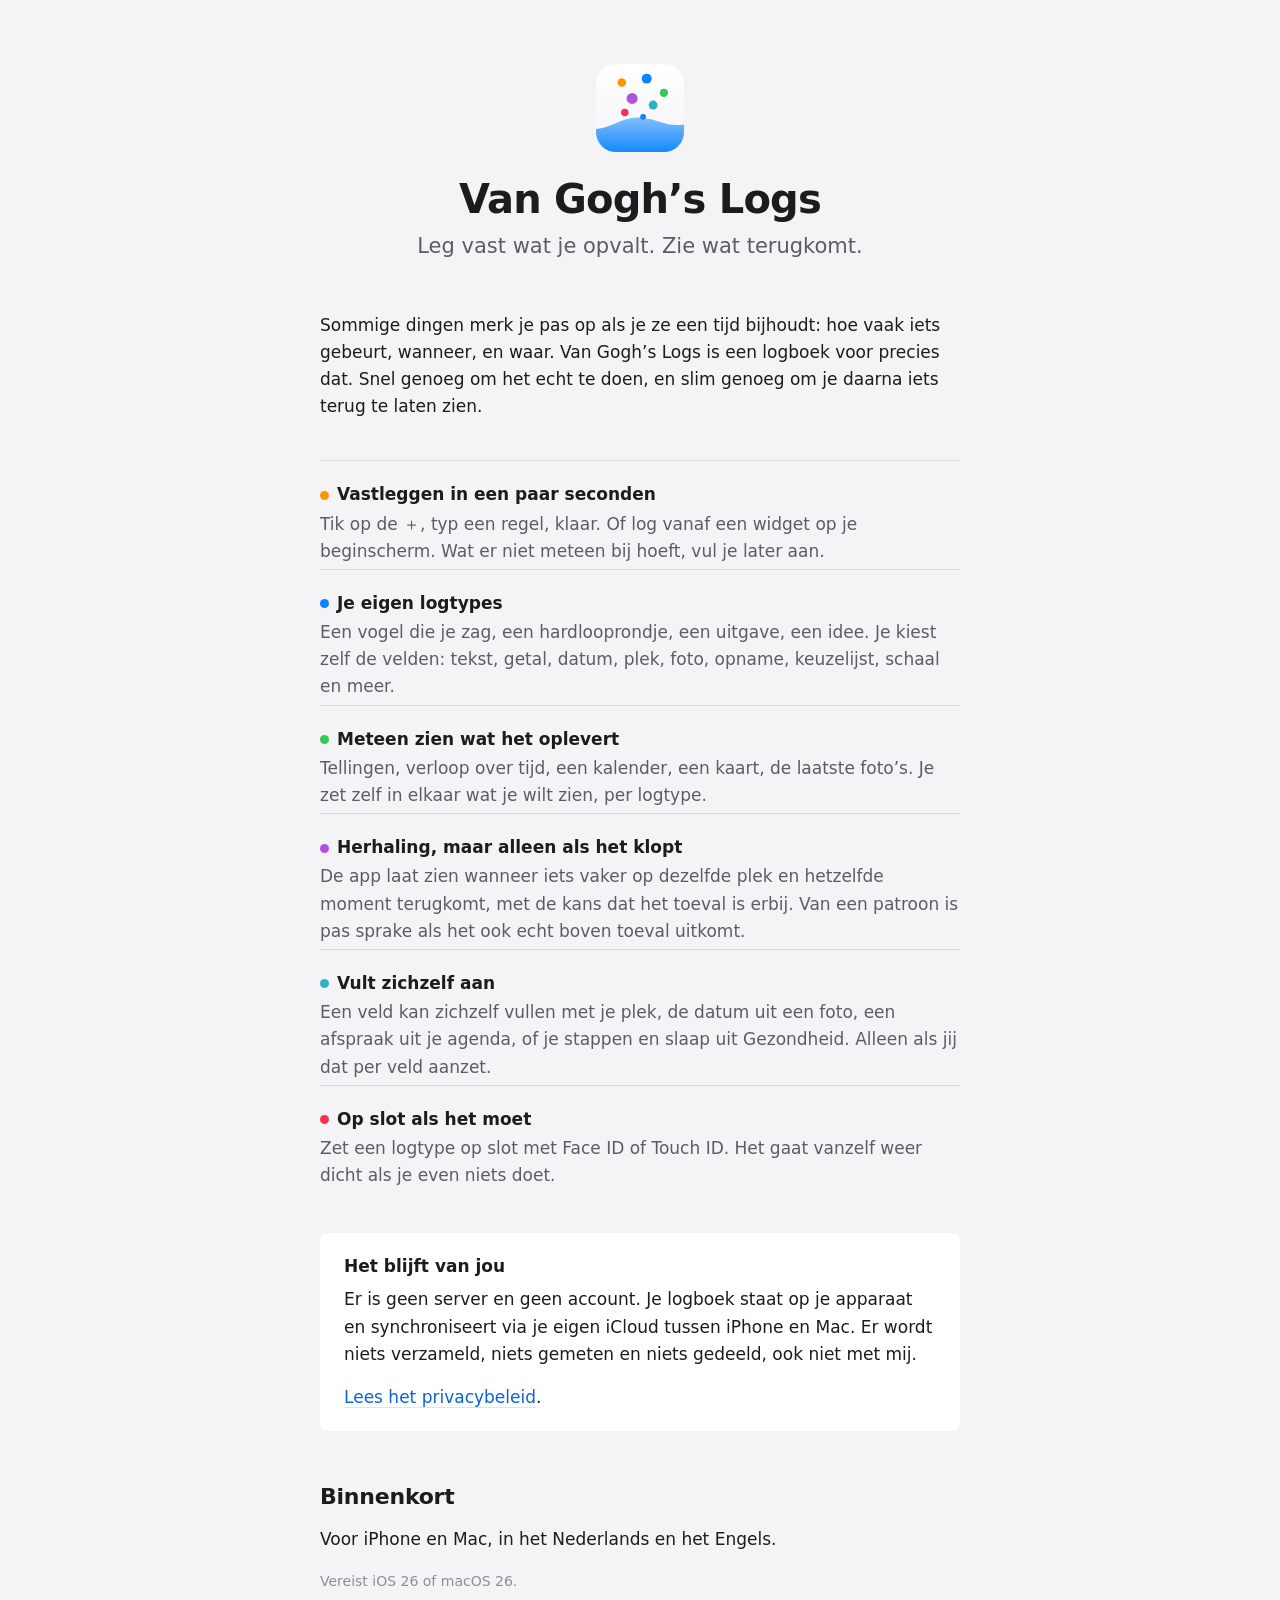
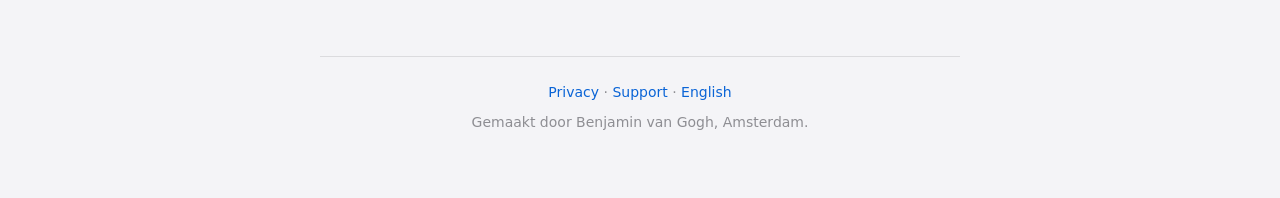
<file: index.html>
<!DOCTYPE html>
<html lang="nl">
<head>
<meta charset="utf-8">
<meta name="viewport" content="width=device-width, initial-scale=1">
<title>Van Gogh's Logs — leg vast wat je opvalt</title>
<meta name="description" content="Van Gogh's Logs is een logboek voor alles wat je wilt bijhouden: snel vastleggen, zelf inrichten en meteen zien wat het oplevert. Alles blijft op je apparaat en in je eigen iCloud.">
<link rel="icon" href="icoon.svg" type="image/svg+xml">
<link rel="apple-touch-icon" href="icoon.svg">
<link rel="stylesheet" href="stijl.css?v=2">
</head>
<body>
<main>

<header>
  <div class="mark"><picture>
    <source srcset="icoon-donker.svg" media="(prefers-color-scheme: dark)">
    <img src="icoon.svg" alt="">
  </picture></div>
  <h1>Van Gogh’s Logs</h1>
  <p class="lead">Leg vast wat je opvalt. Zie wat terugkomt.</p>
</header>

<p style="margin-top:40px">Sommige dingen merk je pas op als je ze een tijd bijhoudt: hoe vaak
iets gebeurt, wanneer, en waar. Van Gogh’s Logs is een logboek voor precies dat. Snel genoeg
om het echt te doen, en slim genoeg om je daarna iets terug te laten zien.</p>

<ul class="points">
  <li>
    <strong><span class="dots"><i style="background:#ff9500"></i></span>Vastleggen in een paar seconden</strong>
    <span>Tik op de ＋, typ een regel, klaar. Of log vanaf een widget op je beginscherm. Wat er niet meteen bij hoeft, vul je later aan.</span>
  </li>
  <li>
    <strong><span class="dots"><i style="background:#0a84ff"></i></span>Je eigen logtypes</strong>
    <span>Een vogel die je zag, een hardlooprondje, een uitgave, een idee. Je kiest zelf de velden: tekst, getal, datum, plek, foto, opname, keuzelijst, schaal en meer.</span>
  </li>
  <li>
    <strong><span class="dots"><i style="background:#34c759"></i></span>Meteen zien wat het oplevert</strong>
    <span>Tellingen, verloop over tijd, een kalender, een kaart, de laatste foto’s. Je zet zelf in elkaar wat je wilt zien, per logtype.</span>
  </li>
  <li>
    <strong><span class="dots"><i style="background:#af52de"></i></span>Herhaling, maar alleen als het klopt</strong>
    <span>De app laat zien wanneer iets vaker op dezelfde plek en hetzelfde moment terugkomt, met de kans dat het toeval is erbij. Van een patroon is pas sprake als het ook echt boven toeval uitkomt.</span>
  </li>
  <li>
    <strong><span class="dots"><i style="background:#30b0c7"></i></span>Vult zichzelf aan</strong>
    <span>Een veld kan zichzelf vullen met je plek, de datum uit een foto, een afspraak uit je agenda, of je stappen en slaap uit Gezondheid. Alleen als jij dat per veld aanzet.</span>
  </li>
  <li>
    <strong><span class="dots"><i style="background:#ff2d55"></i></span>Op slot als het moet</strong>
    <span>Zet een logtype op slot met Face ID of Touch ID. Het gaat vanzelf weer dicht als je even niets doet.</span>
  </li>
</ul>

<div class="note">
  <h3 style="margin-top:0">Het blijft van jou</h3>
  <p>Er is geen server en geen account. Je logboek staat op je apparaat en
  synchroniseert via je eigen iCloud tussen iPhone en Mac. Er wordt niets verzameld,
  niets gemeten en niets gedeeld, ook niet met mij.</p>
  <p><a href="privacy.html">Lees het privacybeleid</a>.</p>
</div>

<h2>Binnenkort</h2>
<p>Voor iPhone en Mac, in het Nederlands en het Engels.</p>
<p class="meta">Vereist iOS 26 of macOS 26.</p>

<footer>
  <a href="privacy.html">Privacy</a> · <a href="support.html">Support</a> · <a href="index-en.html">English</a>
<p class="maker">Gemaakt door Benjamin van Gogh, Amsterdam.</p>
</footer>

</main>
</body>
</html>
</file>
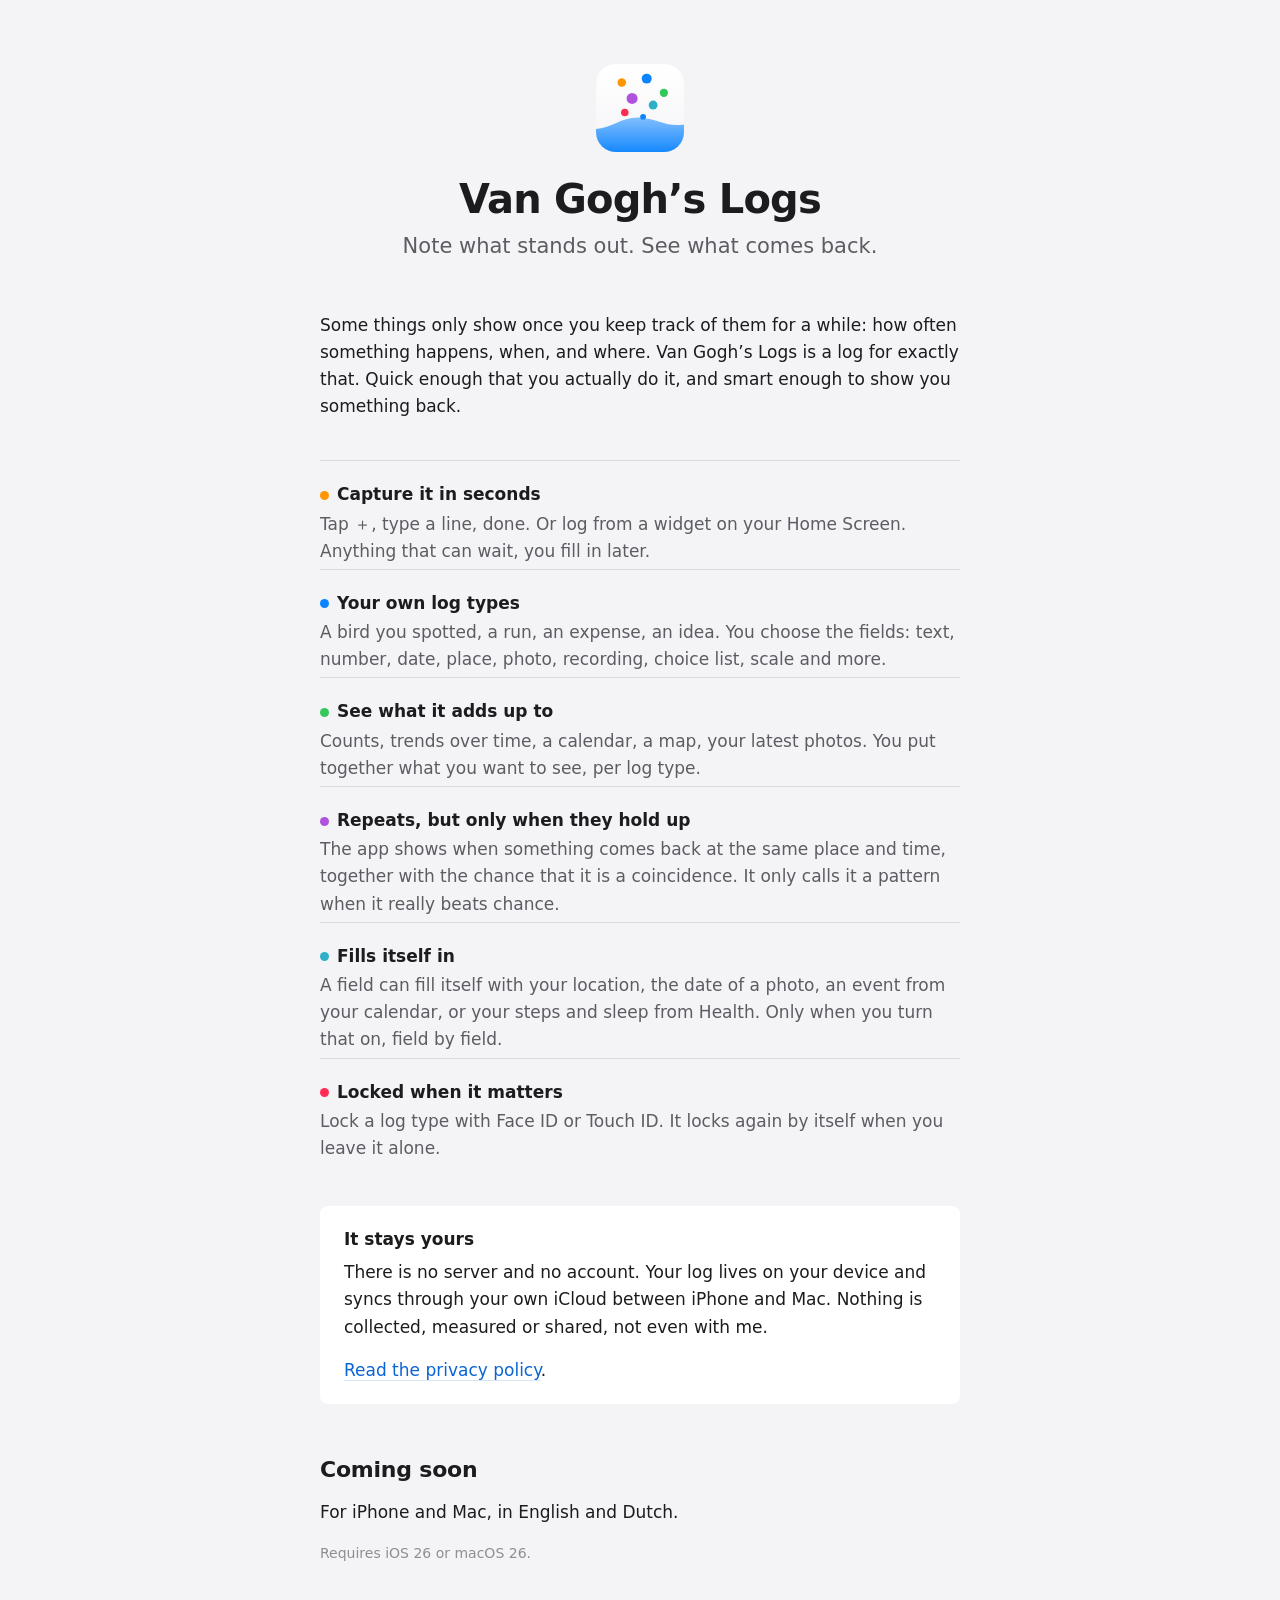
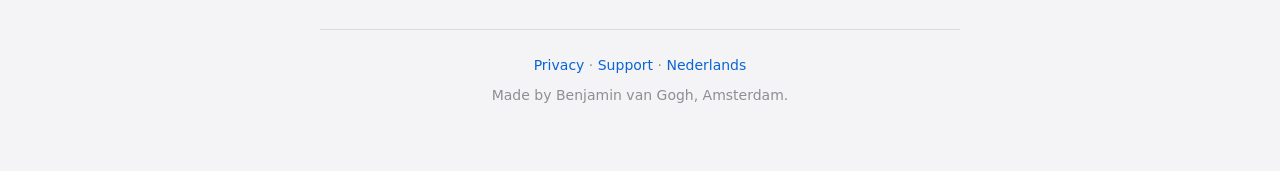
<file: index-en.html>
<!DOCTYPE html>
<html lang="en">
<head>
<meta charset="utf-8">
<meta name="viewport" content="width=device-width, initial-scale=1">
<title>Van Gogh's Logs — note what stands out</title>
<meta name="description" content="Van Gogh's Logs is a log for anything you want to keep track of: quick to capture, yours to set up, and it shows you what it adds up to. Everything stays on your device and in your own iCloud.">
<link rel="icon" href="icoon.svg" type="image/svg+xml">
<link rel="apple-touch-icon" href="icoon.svg">
<link rel="stylesheet" href="stijl.css?v=2">
</head>
<body>
<main>

<header>
  <div class="mark"><picture>
    <source srcset="icoon-donker.svg" media="(prefers-color-scheme: dark)">
    <img src="icoon.svg" alt="">
  </picture></div>
  <h1>Van Gogh’s Logs</h1>
  <p class="lead">Note what stands out. See what comes back.</p>
</header>

<p style="margin-top:40px">Some things only show once you keep track of them for a while: how
often something happens, when, and where. Van Gogh’s Logs is a log for exactly that. Quick
enough that you actually do it, and smart enough to show you something back.</p>

<ul class="points">
  <li>
    <strong><span class="dots"><i style="background:#ff9500"></i></span>Capture it in seconds</strong>
    <span>Tap ＋, type a line, done. Or log from a widget on your Home Screen. Anything that can wait, you fill in later.</span>
  </li>
  <li>
    <strong><span class="dots"><i style="background:#0a84ff"></i></span>Your own log types</strong>
    <span>A bird you spotted, a run, an expense, an idea. You choose the fields: text, number, date, place, photo, recording, choice list, scale and more.</span>
  </li>
  <li>
    <strong><span class="dots"><i style="background:#34c759"></i></span>See what it adds up to</strong>
    <span>Counts, trends over time, a calendar, a map, your latest photos. You put together what you want to see, per log type.</span>
  </li>
  <li>
    <strong><span class="dots"><i style="background:#af52de"></i></span>Repeats, but only when they hold up</strong>
    <span>The app shows when something comes back at the same place and time, together with the chance that it is a coincidence. It only calls it a pattern when it really beats chance.</span>
  </li>
  <li>
    <strong><span class="dots"><i style="background:#30b0c7"></i></span>Fills itself in</strong>
    <span>A field can fill itself with your location, the date of a photo, an event from your calendar, or your steps and sleep from Health. Only when you turn that on, field by field.</span>
  </li>
  <li>
    <strong><span class="dots"><i style="background:#ff2d55"></i></span>Locked when it matters</strong>
    <span>Lock a log type with Face ID or Touch ID. It locks again by itself when you leave it alone.</span>
  </li>
</ul>

<div class="note">
  <h3 style="margin-top:0">It stays yours</h3>
  <p>There is no server and no account. Your log lives on your device and syncs
  through your own iCloud between iPhone and Mac. Nothing is collected, measured
  or shared, not even with me.</p>
  <p><a href="privacy-en.html">Read the privacy policy</a>.</p>
</div>

<h2>Coming soon</h2>
<p>For iPhone and Mac, in English and Dutch.</p>
<p class="meta">Requires iOS 26 or macOS 26.</p>

<footer>
  <a href="privacy-en.html">Privacy</a> · <a href="support-en.html">Support</a> · <a href="index.html">Nederlands</a>
<p class="maker">Made by Benjamin van Gogh, Amsterdam.</p>
</footer>

</main>
</body>
</html>
</file>
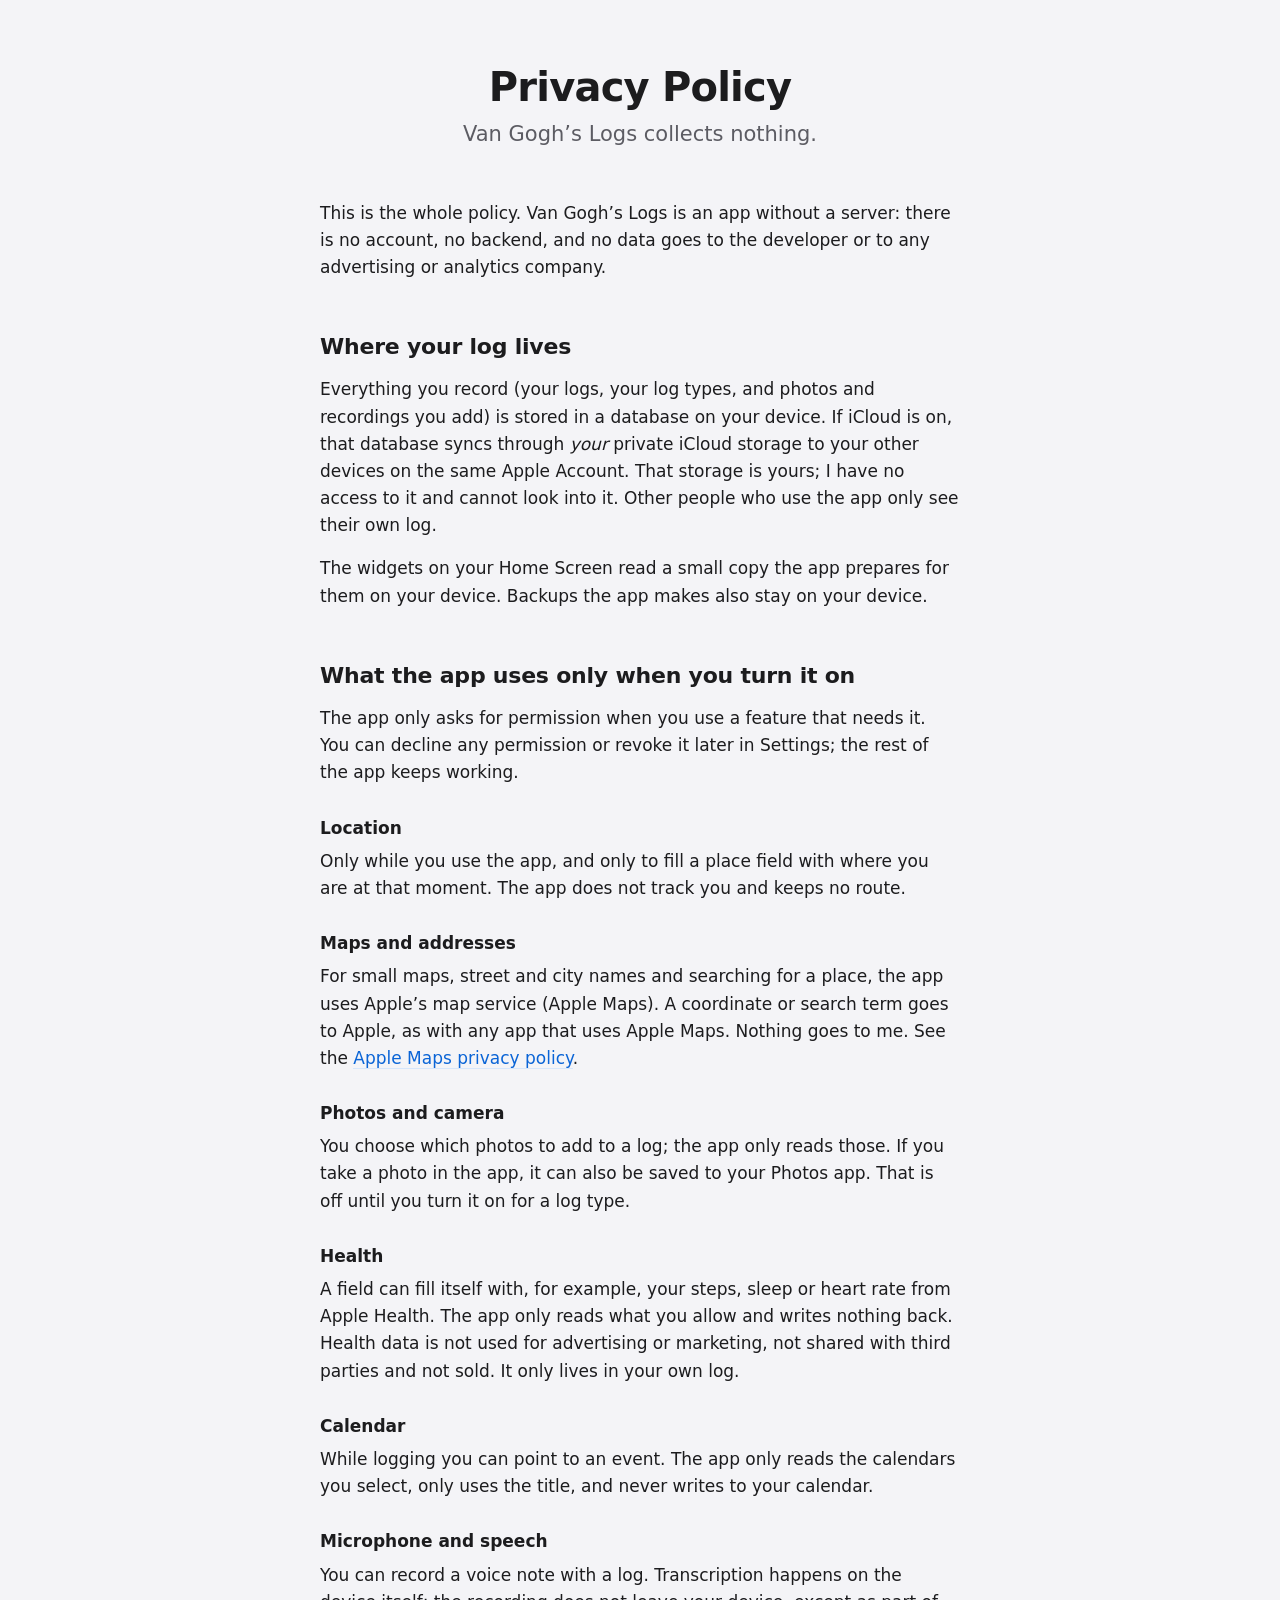
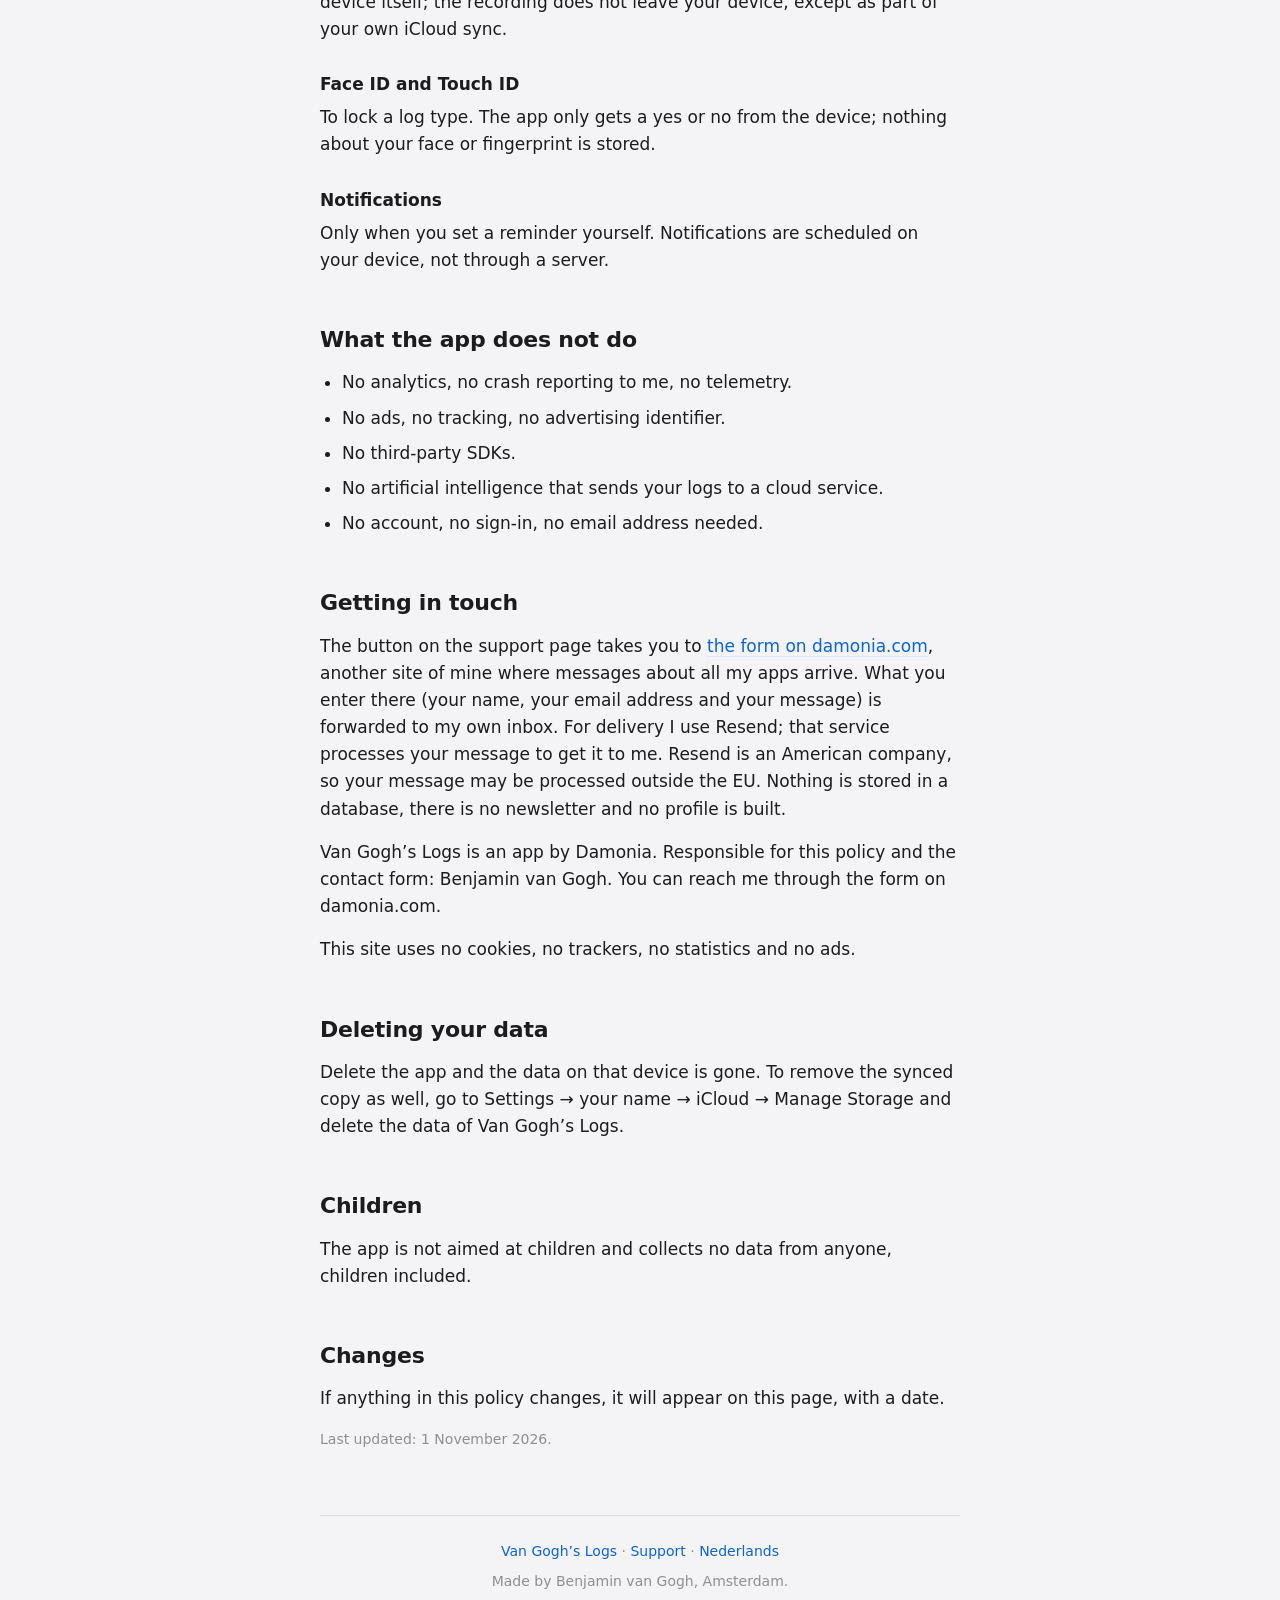
<file: privacy-en.html>
<!DOCTYPE html>
<html lang="en">
<head>
<meta charset="utf-8">
<meta name="viewport" content="width=device-width, initial-scale=1">
<title>Privacy — Van Gogh's Logs</title>
<link rel="icon" href="icoon.svg" type="image/svg+xml">
<link rel="apple-touch-icon" href="icoon.svg">
<link rel="stylesheet" href="stijl.css?v=2">
</head>
<body>
<main>

<header>
  <h1>Privacy Policy</h1>
  <p class="lead">Van Gogh’s Logs collects nothing.</p>
</header>

<p style="margin-top:40px">This is the whole policy. Van Gogh’s Logs is an app without a
server: there is no account, no backend, and no data goes to the developer or to any
advertising or analytics company.</p>

<h2>Where your log lives</h2>
<p>Everything you record (your logs, your log types, and photos and recordings you add) is
stored in a database on your device. If iCloud is on, that database syncs through
<em>your</em> private iCloud storage to your other devices on the same Apple Account. That
storage is yours; I have no access to it and cannot look into it. Other people who use the
app only see their own log.</p>
<p>The widgets on your Home Screen read a small copy the app prepares for them on your
device. Backups the app makes also stay on your device.</p>

<h2>What the app uses only when you turn it on</h2>
<p>The app only asks for permission when you use a feature that needs it. You can decline
any permission or revoke it later in Settings; the rest of the app keeps working.</p>

<h3>Location</h3>
<p>Only while you use the app, and only to fill a place field with where you are at that
moment. The app does not track you and keeps no route.</p>

<h3>Maps and addresses</h3>
<p>For small maps, street and city names and searching for a place, the app uses Apple’s
map service (Apple Maps). A coordinate or search term goes to Apple, as with any app that
uses Apple Maps. Nothing goes to me. See the
<a href="https://www.apple.com/legal/privacy/data/en/apple-maps/">Apple Maps privacy policy</a>.</p>

<h3>Photos and camera</h3>
<p>You choose which photos to add to a log; the app only reads those. If you take a photo
in the app, it can also be saved to your Photos app. That is off until you turn it on for a
log type.</p>

<h3>Health</h3>
<p>A field can fill itself with, for example, your steps, sleep or heart rate from Apple
Health. The app only reads what you allow and writes nothing back. Health data is not used
for advertising or marketing, not shared with third parties and not sold. It only lives in
your own log.</p>

<h3>Calendar</h3>
<p>While logging you can point to an event. The app only reads the calendars you select,
only uses the title, and never writes to your calendar.</p>

<h3>Microphone and speech</h3>
<p>You can record a voice note with a log. Transcription happens on the device itself; the
recording does not leave your device, except as part of your own iCloud sync.</p>

<h3>Face ID and Touch ID</h3>
<p>To lock a log type. The app only gets a yes or no from the device; nothing about your
face or fingerprint is stored.</p>

<h3>Notifications</h3>
<p>Only when you set a reminder yourself. Notifications are scheduled on your device, not
through a server.</p>

<h2>What the app does not do</h2>
<ul>
  <li>No analytics, no crash reporting to me, no telemetry.</li>
  <li>No ads, no tracking, no advertising identifier.</li>
  <li>No third-party SDKs.</li>
  <li>No artificial intelligence that sends your logs to a cloud service.</li>
  <li>No account, no sign-in, no email address needed.</li>
</ul>

<h2>Getting in touch</h2>
<p>The button on the support page takes you to
<a href="https://www.damonia.com/contact.html">the form on damonia.com</a>, another site of
mine where messages about all my apps arrive. What you enter there (your name, your email
address and your message) is forwarded to my own inbox. For delivery I use Resend; that
service processes your message to get it to me. Resend is an American company, so your
message may be processed outside the EU. Nothing is stored in a database, there is
no newsletter and no profile is built.</p>
<p>Van Gogh’s Logs is an app by Damonia. Responsible for this policy and the contact form:
Benjamin van Gogh. You can reach me through the form on damonia.com.</p>
<p>This site uses no cookies, no trackers, no statistics and no ads.</p>

<h2>Deleting your data</h2>
<p>Delete the app and the data on that device is gone. To remove the synced copy as well,
go to Settings → your name → iCloud → Manage Storage and delete the data of
Van Gogh’s Logs.</p>

<h2>Children</h2>
<p>The app is not aimed at children and collects no data from anyone, children
included.</p>

<h2>Changes</h2>
<p>If anything in this policy changes, it will appear on this page, with a date.</p>

<p class="meta">Last updated: 1 November 2026.</p>

<footer>
  <a href="index-en.html">Van Gogh’s Logs</a> · <a href="support-en.html">Support</a> · <a href="privacy.html">Nederlands</a>
<p class="maker">Made by Benjamin van Gogh, Amsterdam.</p>
</footer>

</main>
</body>
</html>
</file>
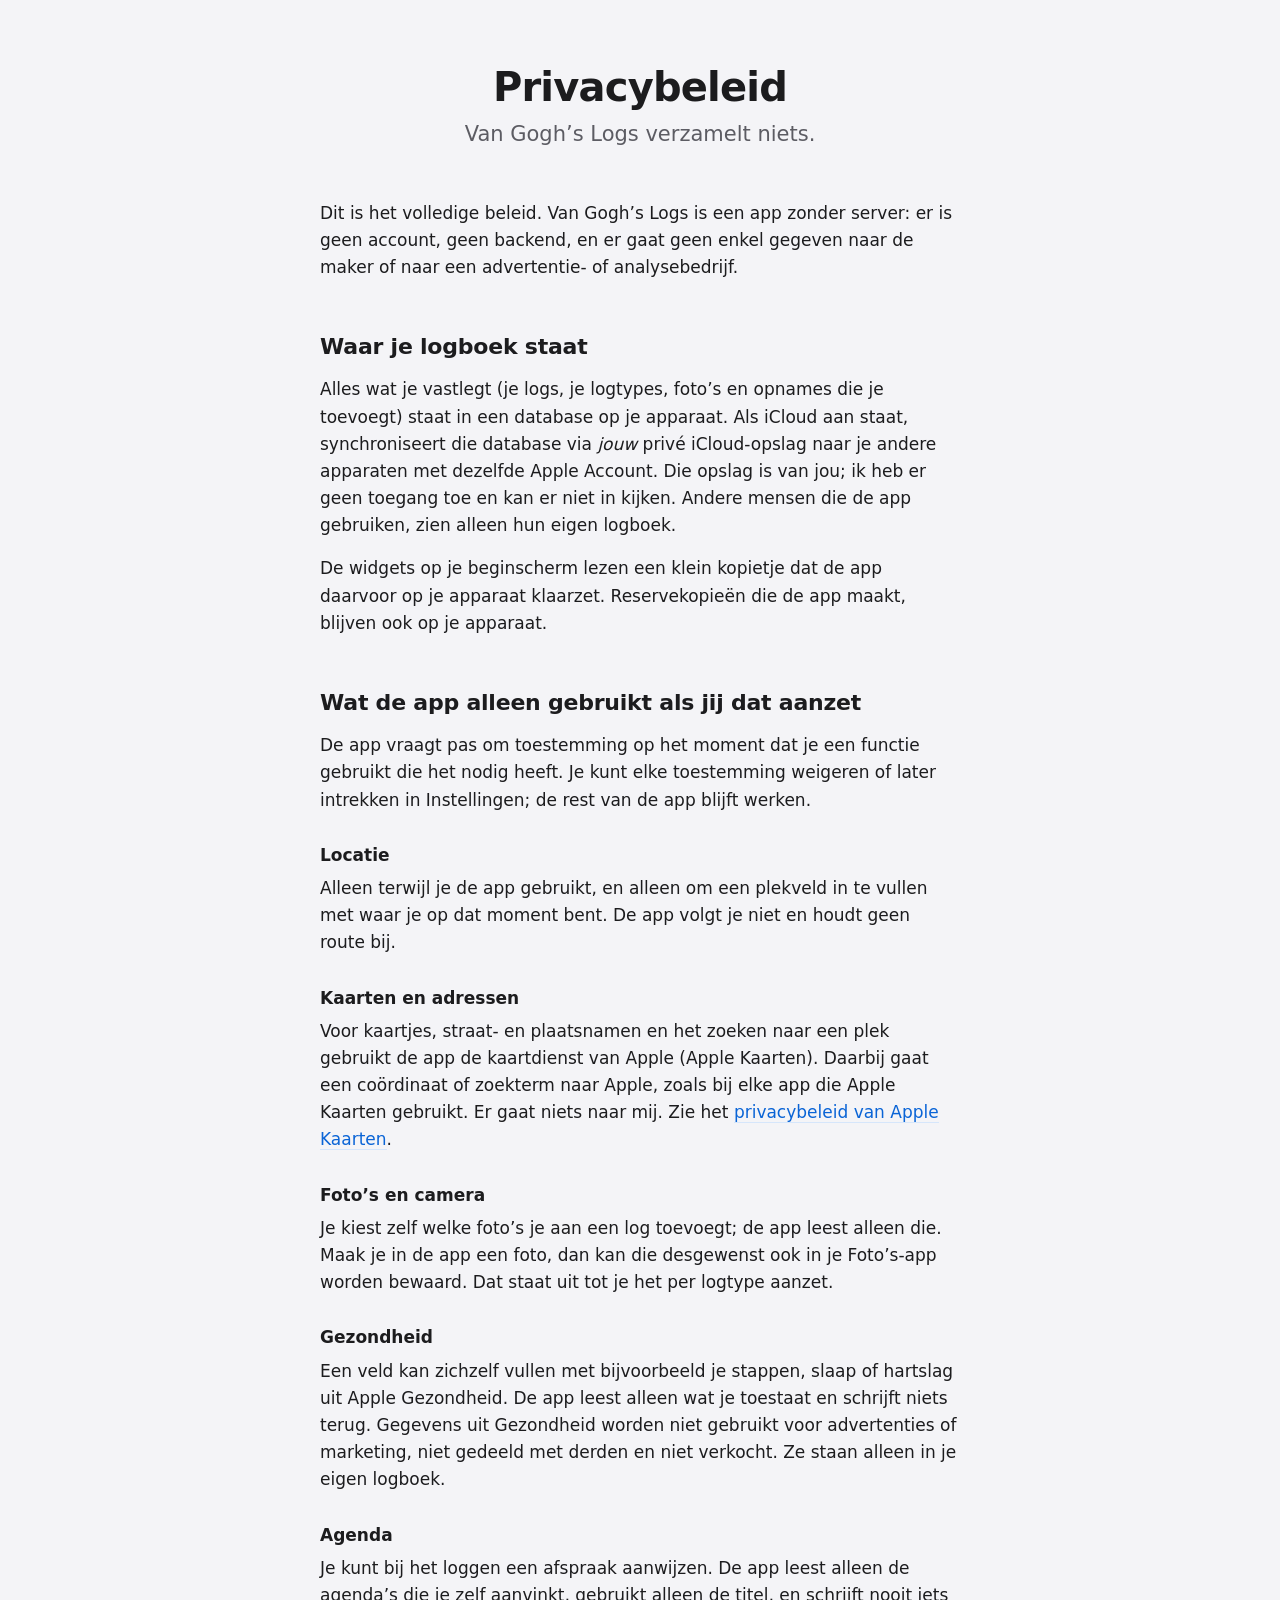
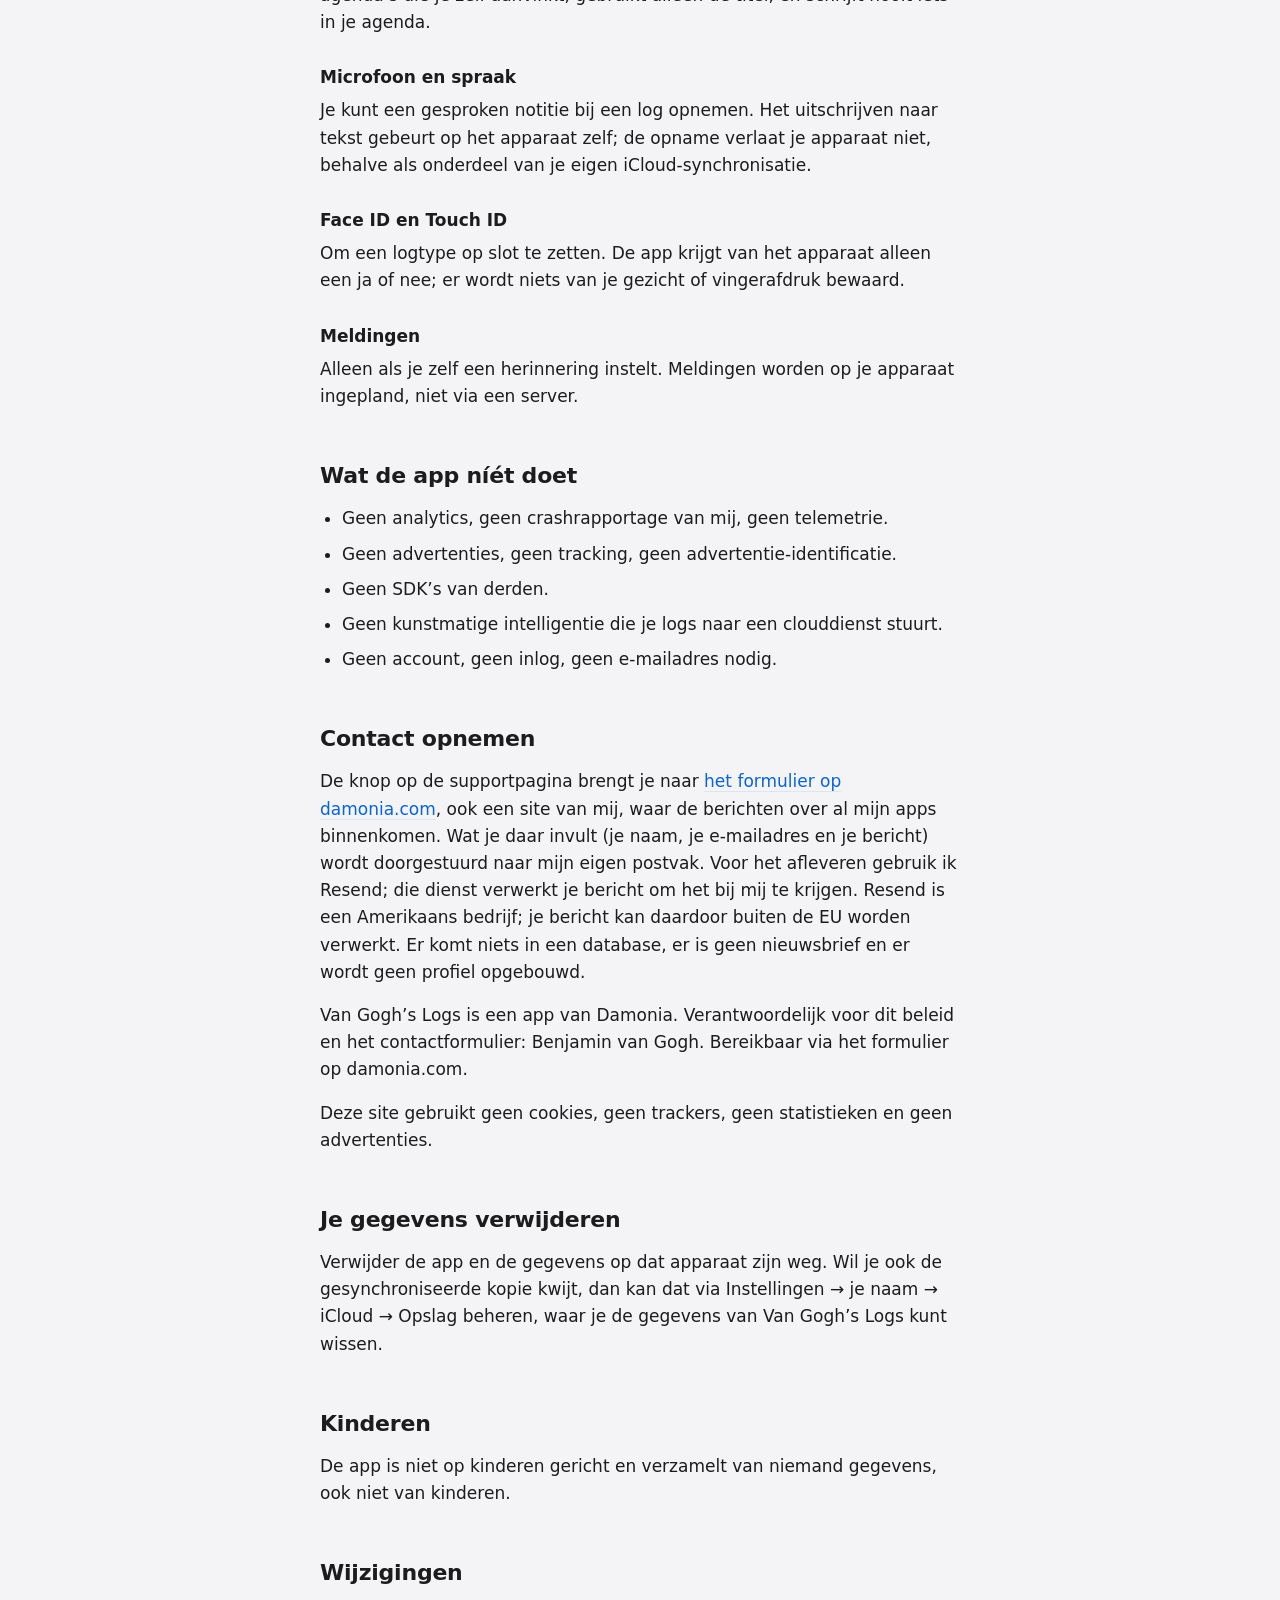
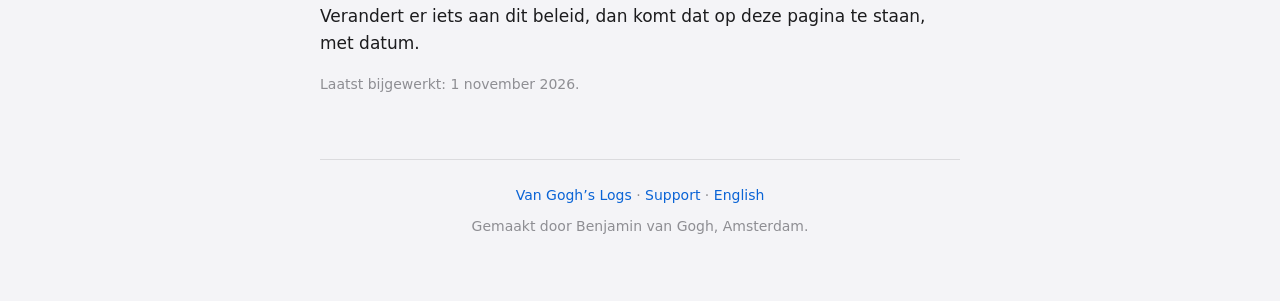
<file: privacy.html>
<!DOCTYPE html>
<html lang="nl">
<head>
<meta charset="utf-8">
<meta name="viewport" content="width=device-width, initial-scale=1">
<title>Privacy — Van Gogh's Logs</title>
<link rel="icon" href="icoon.svg" type="image/svg+xml">
<link rel="apple-touch-icon" href="icoon.svg">
<link rel="stylesheet" href="stijl.css?v=2">
</head>
<body>
<main>

<header>
  <h1>Privacybeleid</h1>
  <p class="lead">Van Gogh’s Logs verzamelt niets.</p>
</header>

<p style="margin-top:40px">Dit is het volledige beleid. Van Gogh’s Logs is een app zonder
server: er is geen account, geen backend, en er gaat geen enkel gegeven naar de maker of
naar een advertentie- of analysebedrijf.</p>

<h2>Waar je logboek staat</h2>
<p>Alles wat je vastlegt (je logs, je logtypes, foto’s en opnames die je toevoegt) staat in
een database op je apparaat. Als iCloud aan staat, synchroniseert die database via
<em>jouw</em> privé iCloud-opslag naar je andere apparaten met dezelfde Apple Account. Die
opslag is van jou; ik heb er geen toegang toe en kan er niet in kijken. Andere mensen die de
app gebruiken, zien alleen hun eigen logboek.</p>
<p>De widgets op je beginscherm lezen een klein kopietje dat de app daarvoor op je apparaat
klaarzet. Reservekopieën die de app maakt, blijven ook op je apparaat.</p>

<h2>Wat de app alleen gebruikt als jij dat aanzet</h2>
<p>De app vraagt pas om toestemming op het moment dat je een functie gebruikt die het nodig
heeft. Je kunt elke toestemming weigeren of later intrekken in Instellingen; de rest van de
app blijft werken.</p>

<h3>Locatie</h3>
<p>Alleen terwijl je de app gebruikt, en alleen om een plekveld in te vullen met waar je op
dat moment bent. De app volgt je niet en houdt geen route bij.</p>

<h3>Kaarten en adressen</h3>
<p>Voor kaartjes, straat- en plaatsnamen en het zoeken naar een plek gebruikt de app de
kaartdienst van Apple (Apple Kaarten). Daarbij gaat een coördinaat of zoekterm naar Apple,
zoals bij elke app die Apple Kaarten gebruikt. Er gaat niets naar mij. Zie het
<a href="https://www.apple.com/legal/privacy/data/nl/apple-maps/">privacybeleid van Apple Kaarten</a>.</p>

<h3>Foto’s en camera</h3>
<p>Je kiest zelf welke foto’s je aan een log toevoegt; de app leest alleen die. Maak je in
de app een foto, dan kan die desgewenst ook in je Foto’s-app worden bewaard. Dat staat uit
tot je het per logtype aanzet.</p>

<h3>Gezondheid</h3>
<p>Een veld kan zichzelf vullen met bijvoorbeeld je stappen, slaap of hartslag uit Apple
Gezondheid. De app leest alleen wat je toestaat en schrijft niets terug. Gegevens uit
Gezondheid worden niet gebruikt voor advertenties of marketing, niet gedeeld met derden en
niet verkocht. Ze staan alleen in je eigen logboek.</p>

<h3>Agenda</h3>
<p>Je kunt bij het loggen een afspraak aanwijzen. De app leest alleen de agenda’s die je zelf
aanvinkt, gebruikt alleen de titel, en schrijft nooit iets in je agenda.</p>

<h3>Microfoon en spraak</h3>
<p>Je kunt een gesproken notitie bij een log opnemen. Het uitschrijven naar tekst gebeurt
op het apparaat zelf; de opname verlaat je apparaat niet, behalve als onderdeel van je
eigen iCloud-synchronisatie.</p>

<h3>Face ID en Touch ID</h3>
<p>Om een logtype op slot te zetten. De app krijgt van het apparaat alleen een ja of nee;
er wordt niets van je gezicht of vingerafdruk bewaard.</p>

<h3>Meldingen</h3>
<p>Alleen als je zelf een herinnering instelt. Meldingen worden op je apparaat ingepland,
niet via een server.</p>

<h2>Wat de app níét doet</h2>
<ul>
  <li>Geen analytics, geen crashrapportage van mij, geen telemetrie.</li>
  <li>Geen advertenties, geen tracking, geen advertentie-identificatie.</li>
  <li>Geen SDK’s van derden.</li>
  <li>Geen kunstmatige intelligentie die je logs naar een clouddienst stuurt.</li>
  <li>Geen account, geen inlog, geen e-mailadres nodig.</li>
</ul>

<h2>Contact opnemen</h2>
<p>De knop op de supportpagina brengt je naar
<a href="https://www.damonia.com/contact.html">het formulier op damonia.com</a>, ook een site
van mij, waar de berichten over al mijn apps binnenkomen. Wat je daar invult (je naam, je
e-mailadres en je bericht) wordt doorgestuurd naar mijn eigen postvak. Voor het afleveren
gebruik ik Resend; die dienst verwerkt je bericht om het bij mij te krijgen. Resend is een
Amerikaans bedrijf; je bericht kan daardoor buiten de EU worden verwerkt. Er komt niets in
een database, er is geen nieuwsbrief en er wordt geen profiel opgebouwd.</p>
<p>Van Gogh’s Logs is een app van Damonia. Verantwoordelijk voor dit beleid en het
contactformulier: Benjamin van Gogh. Bereikbaar via het formulier op damonia.com.</p>
<p>Deze site gebruikt geen cookies, geen trackers, geen statistieken en geen advertenties.</p>

<h2>Je gegevens verwijderen</h2>
<p>Verwijder de app en de gegevens op dat apparaat zijn weg. Wil je ook de
gesynchroniseerde kopie kwijt, dan kan dat via Instellingen → je naam → iCloud → Opslag
beheren, waar je de gegevens van Van Gogh’s Logs kunt wissen.</p>

<h2>Kinderen</h2>
<p>De app is niet op kinderen gericht en verzamelt van niemand gegevens, ook niet van
kinderen.</p>

<h2>Wijzigingen</h2>
<p>Verandert er iets aan dit beleid, dan komt dat op deze pagina te staan, met datum.</p>

<p class="meta">Laatst bijgewerkt: 1 november 2026.</p>

<footer>
  <a href="index.html">Van Gogh’s Logs</a> · <a href="support.html">Support</a> · <a href="privacy-en.html">English</a>
<p class="maker">Gemaakt door Benjamin van Gogh, Amsterdam.</p>
</footer>

</main>
</body>
</html>
</file>
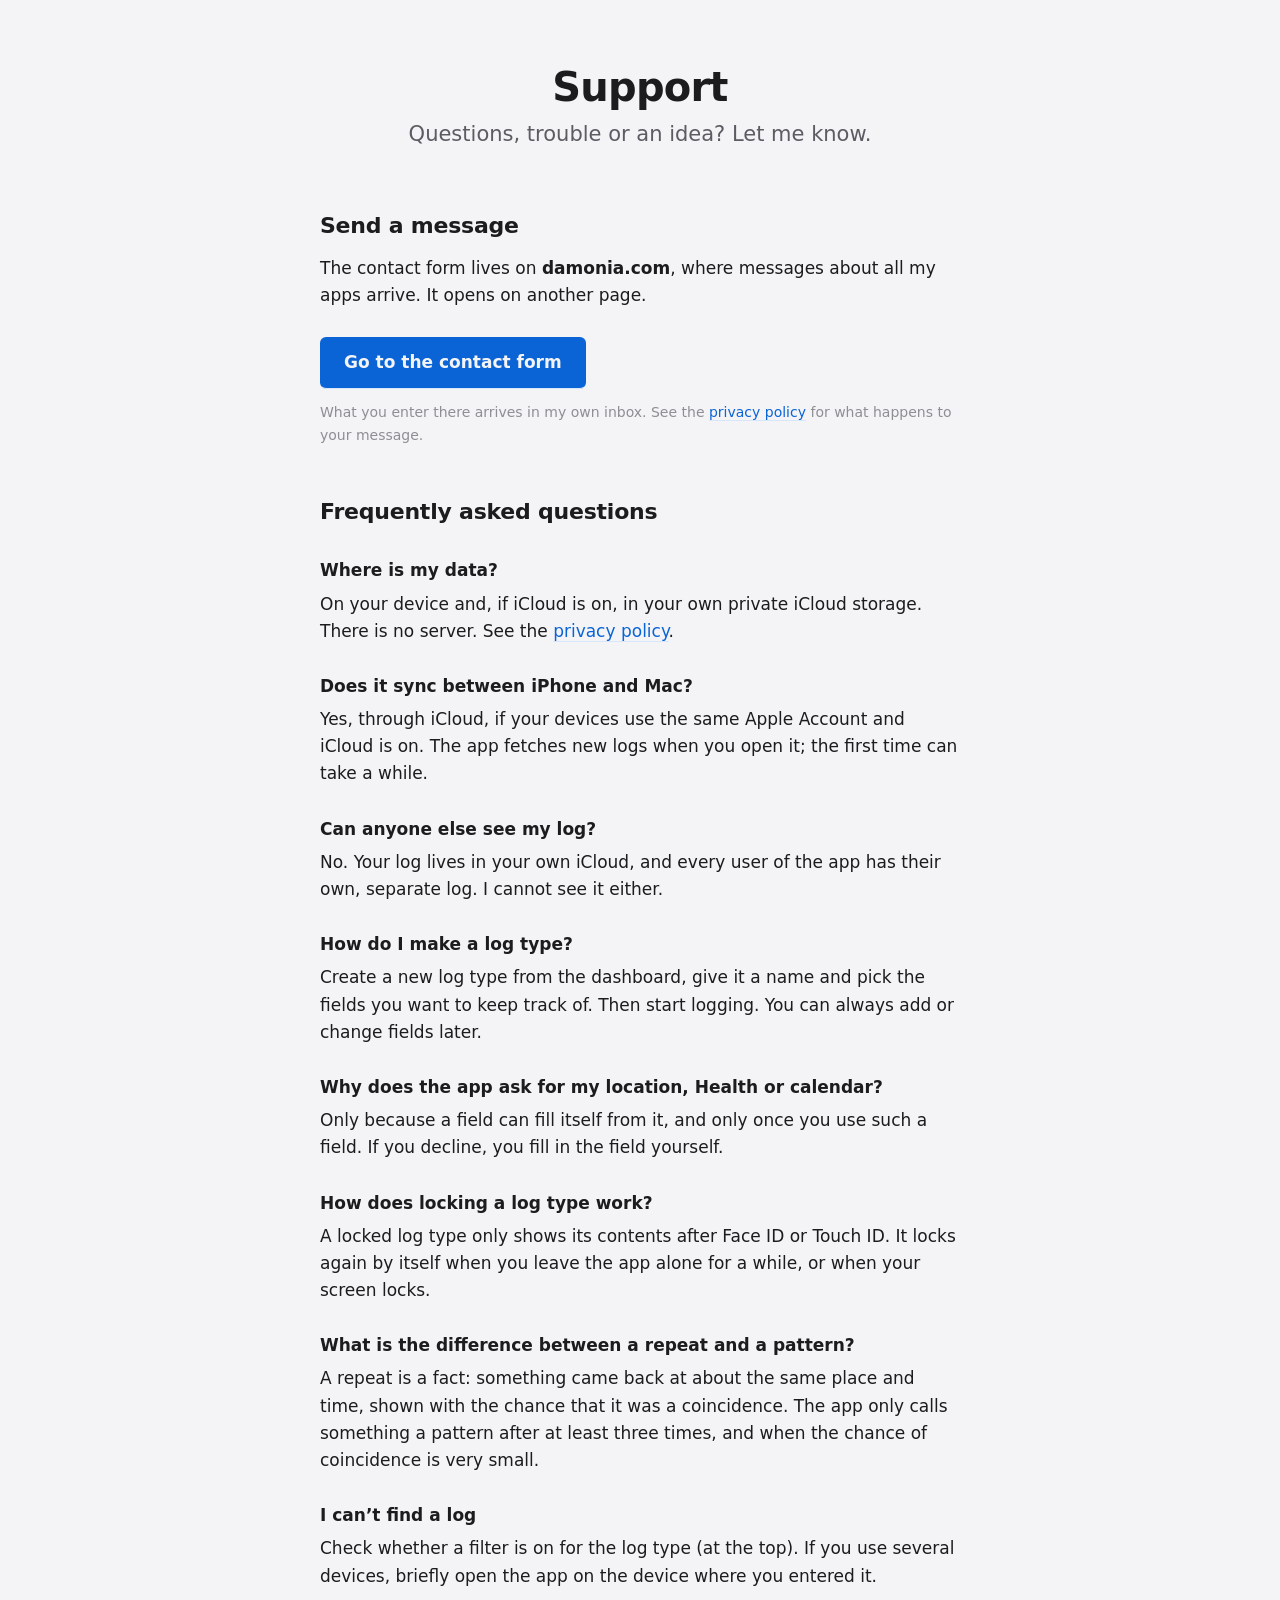
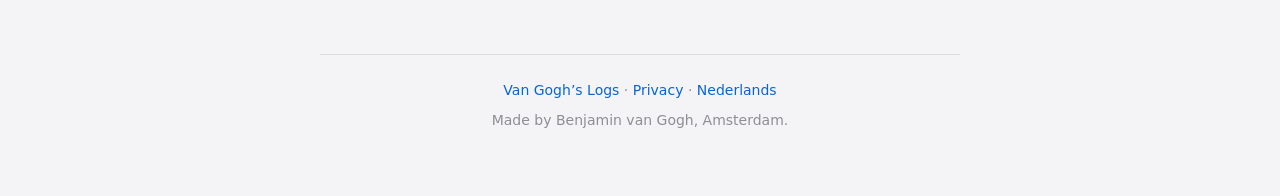
<file: support-en.html>
<!DOCTYPE html>
<html lang="en">
<head>
<meta charset="utf-8">
<meta name="viewport" content="width=device-width, initial-scale=1">
<title>Support — Van Gogh's Logs</title>
<link rel="icon" href="icoon.svg" type="image/svg+xml">
<link rel="apple-touch-icon" href="icoon.svg">
<link rel="stylesheet" href="stijl.css?v=2">
</head>
<body>
<main>

<header>
  <h1>Support</h1>
  <p class="lead">Questions, trouble or an idea? Let me know.</p>
</header>

<h2 id="contact">Send a message</h2>

<p>The contact form lives on <strong>damonia.com</strong>, where messages about all my apps
arrive. It opens on another page.</p>

<p class="contact-link"><a href="https://www.damonia.com/contact.html">Go to the contact form</a></p>

<p class="meta">What you enter there arrives in my own inbox. See the
<a href="privacy-en.html">privacy policy</a> for what happens to your message.</p>

<h2>Frequently asked questions</h2>

<h3>Where is my data?</h3>
<p>On your device and, if iCloud is on, in your own private iCloud storage. There is no server. See the <a href="privacy-en.html">privacy policy</a>.</p>

<h3>Does it sync between iPhone and Mac?</h3>
<p>Yes, through iCloud, if your devices use the same Apple Account and iCloud is on. The app fetches new logs when you open it; the first time can take a while.</p>

<h3>Can anyone else see my log?</h3>
<p>No. Your log lives in your own iCloud, and every user of the app has their own, separate log. I cannot see it either.</p>

<h3>How do I make a log type?</h3>
<p>Create a new log type from the dashboard, give it a name and pick the fields you want to keep track of. Then start logging. You can always add or change fields later.</p>

<h3>Why does the app ask for my location, Health or calendar?</h3>
<p>Only because a field can fill itself from it, and only once you use such a field. If you decline, you fill in the field yourself.</p>

<h3>How does locking a log type work?</h3>
<p>A locked log type only shows its contents after Face ID or Touch ID. It locks again by itself when you leave the app alone for a while, or when your screen locks.</p>

<h3>What is the difference between a repeat and a pattern?</h3>
<p>A repeat is a fact: something came back at about the same place and time, shown with the chance that it was a coincidence. The app only calls something a pattern after at least three times, and when the chance of coincidence is very small.</p>

<h3>I can’t find a log</h3>
<p>Check whether a filter is on for the log type (at the top). If you use several devices, briefly open the app on the device where you entered it.</p>


<footer>
  <a href="index-en.html">Van Gogh’s Logs</a> · <a href="privacy-en.html">Privacy</a> · <a href="support.html">Nederlands</a>
<p class="maker">Made by Benjamin van Gogh, Amsterdam.</p>
</footer>

</main>
</body>
</html>
</file>
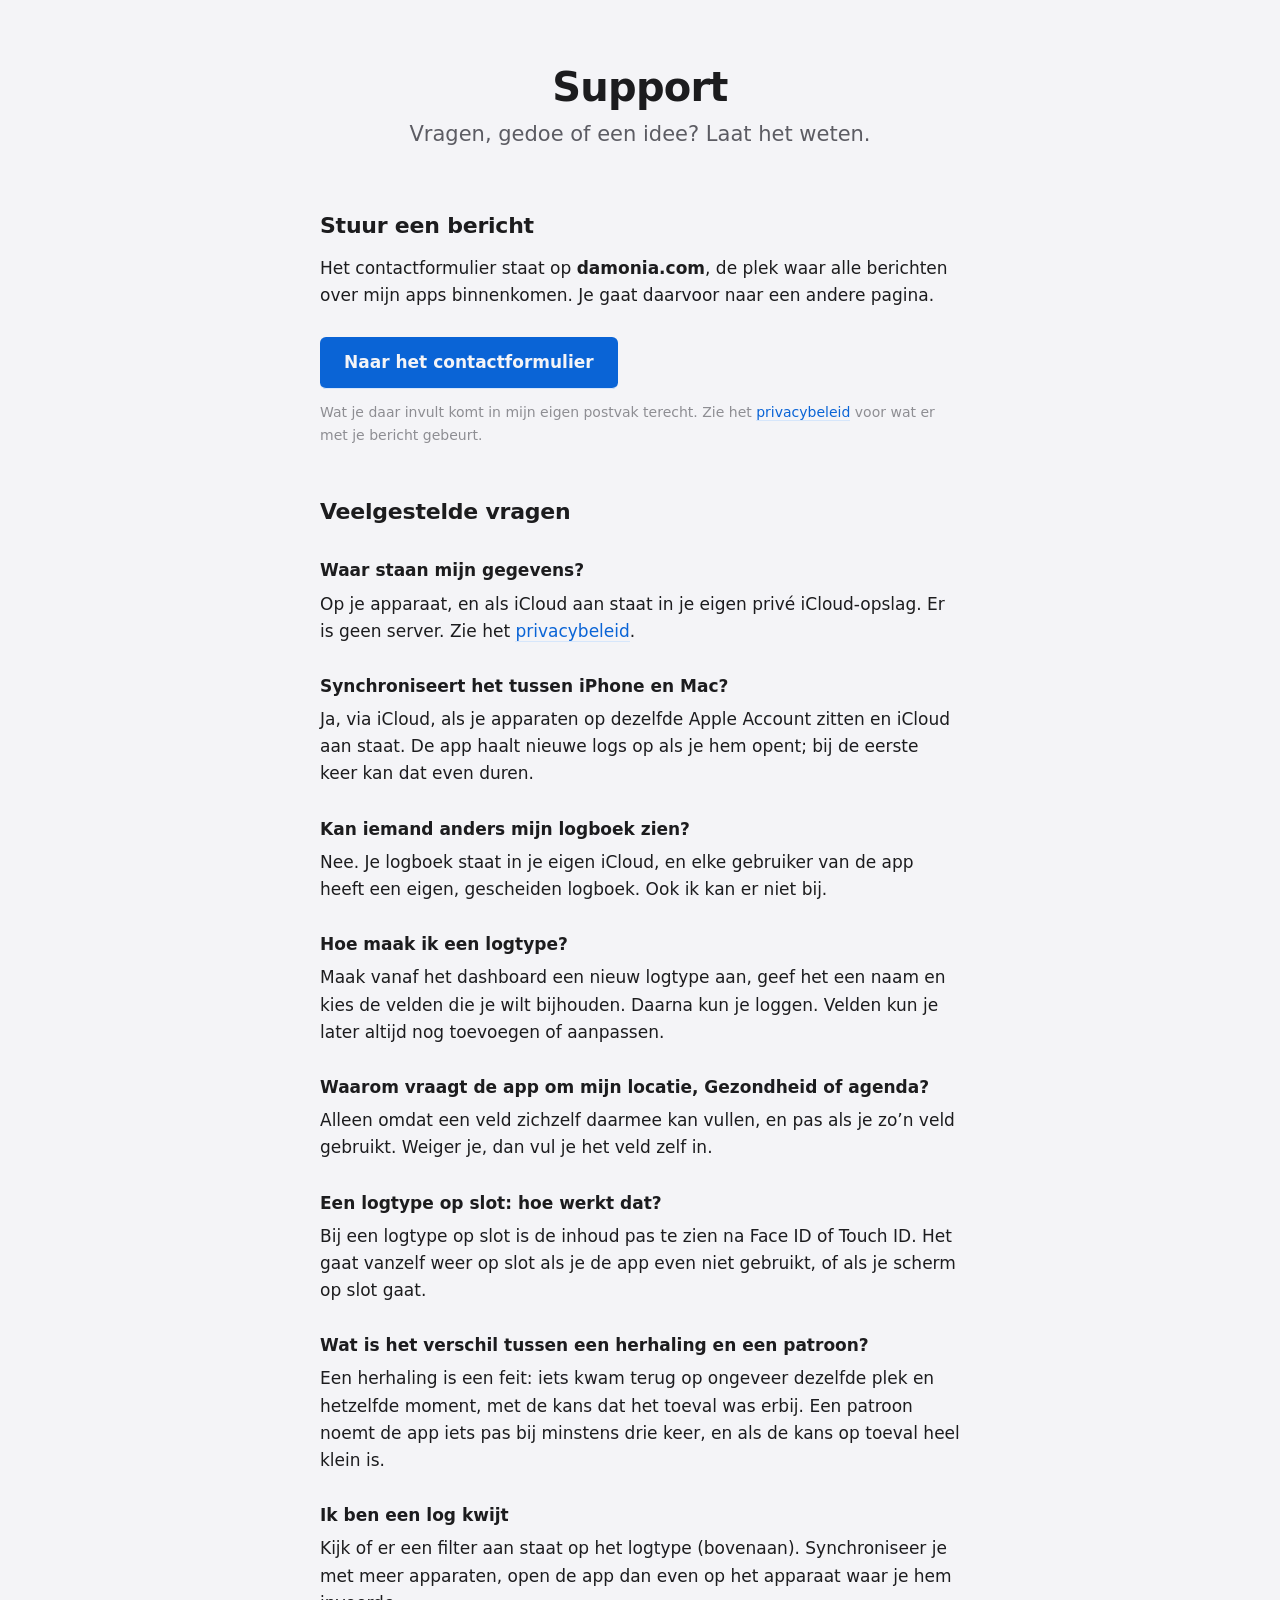
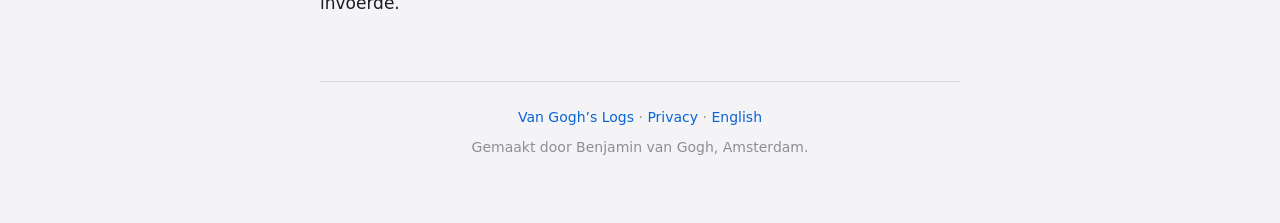
<file: support.html>
<!DOCTYPE html>
<html lang="nl">
<head>
<meta charset="utf-8">
<meta name="viewport" content="width=device-width, initial-scale=1">
<title>Support — Van Gogh's Logs</title>
<link rel="icon" href="icoon.svg" type="image/svg+xml">
<link rel="apple-touch-icon" href="icoon.svg">
<link rel="stylesheet" href="stijl.css?v=2">
</head>
<body>
<main>

<header>
  <h1>Support</h1>
  <p class="lead">Vragen, gedoe of een idee? Laat het weten.</p>
</header>

<h2 id="contact">Stuur een bericht</h2>

<p>Het contactformulier staat op <strong>damonia.com</strong>, de plek waar alle
berichten over mijn apps binnenkomen. Je gaat daarvoor naar een andere pagina.</p>

<p class="contact-link"><a href="https://www.damonia.com/contact.html">Naar het contactformulier</a></p>

<p class="meta">Wat je daar invult komt in mijn eigen postvak terecht. Zie het
<a href="privacy.html">privacybeleid</a> voor wat er met je bericht gebeurt.</p>

<h2>Veelgestelde vragen</h2>

<h3>Waar staan mijn gegevens?</h3>
<p>Op je apparaat, en als iCloud aan staat in je eigen privé iCloud-opslag. Er is geen server. Zie het <a href="privacy.html">privacybeleid</a>.</p>

<h3>Synchroniseert het tussen iPhone en Mac?</h3>
<p>Ja, via iCloud, als je apparaten op dezelfde Apple Account zitten en iCloud aan staat. De app haalt nieuwe logs op als je hem opent; bij de eerste keer kan dat even duren.</p>

<h3>Kan iemand anders mijn logboek zien?</h3>
<p>Nee. Je logboek staat in je eigen iCloud, en elke gebruiker van de app heeft een eigen, gescheiden logboek. Ook ik kan er niet bij.</p>

<h3>Hoe maak ik een logtype?</h3>
<p>Maak vanaf het dashboard een nieuw logtype aan, geef het een naam en kies de velden die je wilt bijhouden. Daarna kun je loggen. Velden kun je later altijd nog toevoegen of aanpassen.</p>

<h3>Waarom vraagt de app om mijn locatie, Gezondheid of agenda?</h3>
<p>Alleen omdat een veld zichzelf daarmee kan vullen, en pas als je zo’n veld gebruikt. Weiger je, dan vul je het veld zelf in.</p>

<h3>Een logtype op slot: hoe werkt dat?</h3>
<p>Bij een logtype op slot is de inhoud pas te zien na Face ID of Touch ID. Het gaat vanzelf weer op slot als je de app even niet gebruikt, of als je scherm op slot gaat.</p>

<h3>Wat is het verschil tussen een herhaling en een patroon?</h3>
<p>Een herhaling is een feit: iets kwam terug op ongeveer dezelfde plek en hetzelfde moment, met de kans dat het toeval was erbij. Een patroon noemt de app iets pas bij minstens drie keer, en als de kans op toeval heel klein is.</p>

<h3>Ik ben een log kwijt</h3>
<p>Kijk of er een filter aan staat op het logtype (bovenaan). Synchroniseer je met meer apparaten, open de app dan even op het apparaat waar je hem invoerde.</p>


<footer>
  <a href="index.html">Van Gogh’s Logs</a> · <a href="privacy.html">Privacy</a> · <a href="support-en.html">English</a>
<p class="maker">Gemaakt door Benjamin van Gogh, Amsterdam.</p>
</footer>

</main>
</body>
</html>
</file>
<file: stijl.css>
/* Zoals de app ("Rustig"): wit, haarlijnen, kleur alleen in de stippen. */
:root {
  --page: #F4F4F7;
  --block: #FFFFFF;
  --card: #FFFFFF;
  --separator: rgba(0, 0, 0, 0.10);
  --text: #1C1C1E;
  --text-secondary: #5C5C63;
  --text-tertiary: #8E8E93;
  --accent: #0A64D6;
  --accent-wash: #D6E6FB;
}

@media (prefers-color-scheme: dark) {
  :root {
    --page: #1C1C1E;
    --block: #2C2C2E;
    --card: #2C2C2E;
    --separator: rgba(255, 255, 255, 0.10);
    --text: #F2F2F7;
    --text-secondary: #AEAEB2;
    --text-tertiary: #7C7C80;
    --accent: #64A8FF;
    --accent-wash: #1F3554;
  }
}

* { box-sizing: border-box; }

body {
  margin: 0;
  padding: 0 24px 64px;
  background: var(--page);
  color: var(--text);
  font: 17px/1.6 -apple-system, BlinkMacSystemFont, "Segoe UI", system-ui, sans-serif;
  -webkit-font-smoothing: antialiased;
}

main { max-width: 640px; margin: 0 auto; }

header { padding: 64px 0 8px; text-align: center; }

.mark { width: 88px; height: 88px; margin: 0 auto 24px; display: block; border-radius: 20px; }
.mark img { width: 100%; height: 100%; border-radius: 20px; display: block; }
.dots { display: inline-flex; gap: 6px; vertical-align: middle; margin-right: 8px; }
.dots i { width: 9px; height: 9px; border-radius: 50%; display: inline-block; }

h1 { font-size: 40px; line-height: 1.15; font-weight: 600; margin: 0 0 8px; letter-spacing: -0.02em; }
h2 { font-size: 22px; font-weight: 600; margin: 48px 0 12px; letter-spacing: -0.01em; }
h3 { font-size: 17px; font-weight: 600; margin: 28px 0 6px; }

.lead { font-size: 21px; color: var(--text-secondary); margin: 0; }

p { margin: 0 0 16px; }

a { color: var(--accent); text-decoration: none; border-bottom: 1px solid var(--accent-wash); }
a:hover { border-bottom-color: var(--accent); }

ul { padding-left: 22px; margin: 0 0 16px; }
li { margin-bottom: 8px; }

.points { list-style: none; padding: 0; margin: 40px 0; }
.points li { border-top: 1px solid var(--separator); padding: 20px 0 4px; margin: 0; }
.points strong { display: block; font-size: 17px; margin-bottom: 2px; }
.points span { color: var(--text-secondary); }

.note {
  background: var(--block);
  border-radius: 8px;
  padding: 20px 24px;
  margin: 32px 0;
}
.note p:last-child { margin-bottom: 0; }

.meta { color: var(--text-tertiary); font-size: 14px; }

nav.langs { text-align: center; padding: 24px 0 0; font-size: 14px; color: var(--text-tertiary); }
nav.langs a { border: 0; }

footer {
  margin-top: 64px;
  padding-top: 24px;
  border-top: 1px solid var(--separator);
  color: var(--text-tertiary);
  font-size: 14px;
  text-align: center;
}
footer a { border: 0; }

/* Link naar het contactformulier op damonia.com — ziet eruit als de oude verstuurknop. */
.contact-link { margin: 28px 0 12px; }
.contact-link a {
  display: inline-block;
  font-weight: 600;
  color: var(--page);
  background: var(--accent);
  border-radius: 6px;
  padding: 12px 24px;
  text-decoration: none;
  transition: transform 0.15s ease, opacity 0.15s ease;
}
.contact-link a:hover { opacity: 0.92; }
.contact-link a:active { transform: scale(0.98); }

/* De makersregel onder de links in de voet (prompt 108). */
footer .maker { margin: 8px 0 0; font-size: 14px; }
</file>
